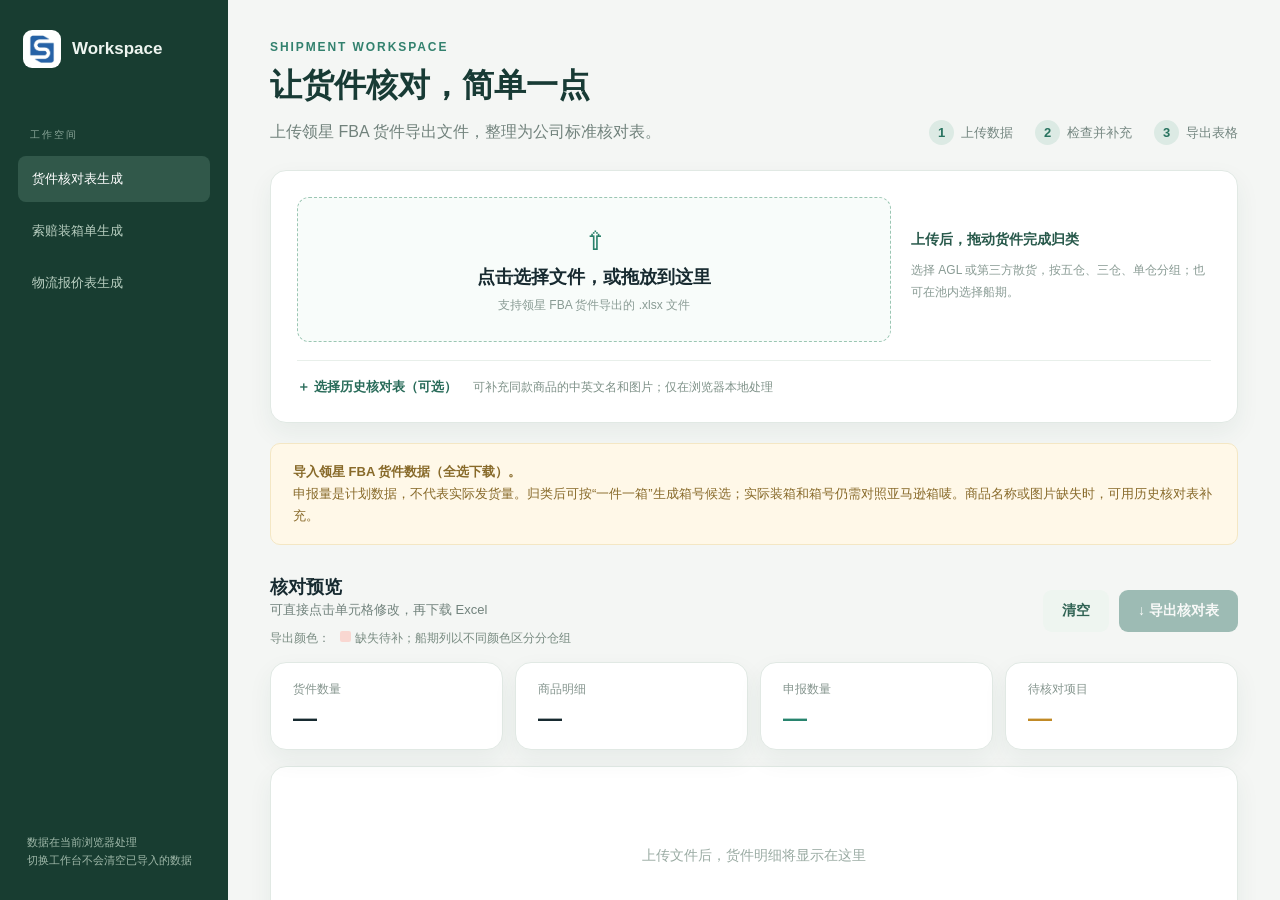
<file: index.html>
<!doctype html>
<html lang="zh-CN"><head><meta charset="utf-8"><meta name="viewport" content="width=device-width,initial-scale=1"><title>Workspace</title><style>
*{box-sizing:border-box}html,body{margin:0;height:100%;font-family:Inter,'Microsoft YaHei',sans-serif;color:#eef5f0}body{display:flex;background:#f6f8f5}.sidebar{width:228px;flex:none;background:#183d31;display:flex;flex-direction:column;padding:30px 18px;gap:0}.brand{display:flex;align-items:center;gap:11px;padding:0 5px}.brand img{width:38px;height:38px;object-fit:cover;border-radius:9px}.brand strong{font-size:17px;display:block}.brand small{font-size:10px;color:#a7c1b1;display:block;margin-top:4px}.label{margin:60px 12px 14px;color:#8aa699;font-size:10px;letter-spacing:2px}.nav{display:grid;gap:6px}.nav button{border:0;color:#b9cfc1;background:transparent;border-radius:8px;padding:14px;text-align:left;font:600 13px inherit;cursor:pointer;white-space:nowrap}.nav button:hover,.nav button[aria-selected=true]{background:#31584a;color:white}.nav button{display:flex;align-items:center;gap:10px}.side-note{margin:auto 9px 0;font-size:11px;line-height:1.7;color:#9fb8a9}.stage{flex:1;min-width:0;height:100vh}.stage iframe{border:0;width:100%;height:100%;display:block;background:#f6f8f5}.stage iframe[hidden]{display:none}@media(max-width:700px){body{display:block}.sidebar{width:100%;padding:12px 16px;gap:12px}.brand img{width:32px;height:32px}.brand small,.label,.side-note{display:none}.nav{display:flex;gap:6px}.nav button{flex:1;padding:10px 8px;text-align:center;font-size:12px}.stage{height:calc(100vh - 107px)}}
</style></head><body><aside class="sidebar"><div class="brand"><img src="fba/logo.png" alt="公司标志"><div><strong>Workspace</strong></div></div><div class="label">工作空间</div><nav class="nav" aria-label="选择工作台"><button type="button" data-target="fba" aria-selected="true">货件核对表生成</button><button type="button" data-target="claim" aria-selected="false">索赔装箱单生成</button><button type="button" data-target="quote" aria-selected="false">物流报价表生成</button></nav><div class="side-note">数据在当前浏览器处理<br>切换工作台不会清空已导入的数据</div></aside><main class="stage"><iframe id="fba" title="货件核对表生成" src="fba/index.html"></iframe><iframe id="claim" title="索赔装箱单生成" src="claim/index.html" hidden></iframe><iframe id="quote" title="物流报价表生成" src="quote/index.html" hidden></iframe></main><script>
document.querySelectorAll('[data-target]').forEach(button=>button.addEventListener('click',()=>{const target=button.dataset.target;document.querySelectorAll('[data-target]').forEach(b=>b.setAttribute('aria-selected',String(b===button)));document.querySelectorAll('.stage iframe').forEach(frame=>frame.hidden=frame.id!==target)}));
</script></body></html>
</file>
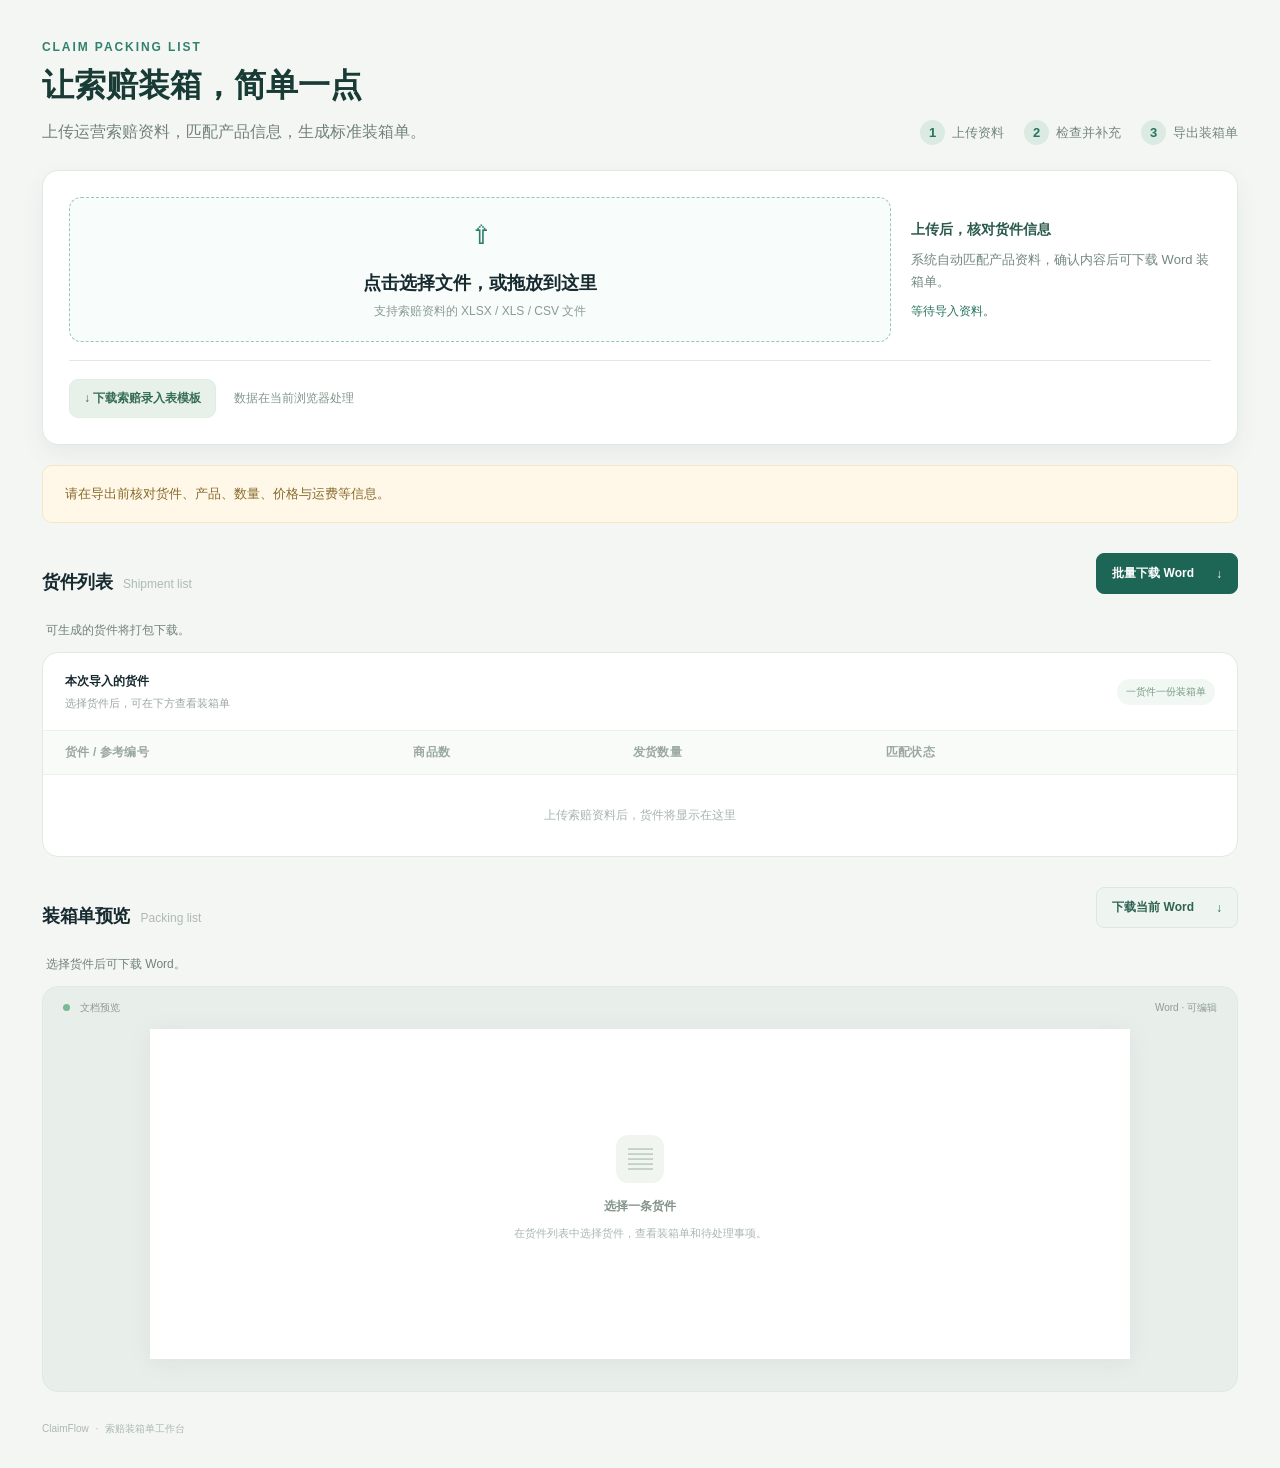
<file: claim/index.html>
<!doctype html>
<html lang="zh-CN">
<head>
  <meta charset="utf-8">
  <meta name="viewport" content="width=device-width, initial-scale=1">
  <meta name="description" content="导入索赔资料并生成货件装箱单">
  <title>ClaimFlow · 索赔装箱单工作台</title>
  <link rel="preconnect" href="https://fonts.googleapis.com">
  <link rel="preconnect" href="https://fonts.gstatic.com" crossorigin>
  <link href="https://fonts.googleapis.com/css2?family=DM+Sans:wght@400;500;600;700&family=Noto+Sans+SC:wght@400;500;600;700&display=swap" rel="stylesheet">
  <link rel="stylesheet" href="style.css">
  <link rel="stylesheet" href="work-unified.css">
<style>.sidebar{display:none!important}.main{width:100%}</style></head>
<body>
<div class="app-shell">
  <aside class="sidebar">
    <a href="#" class="brand"><span class="brand-mark">▥</span><span><strong>ClaimFlow</strong><small>索赔装箱单工作台</small></span></a>
    <div class="nav-label">工作空间</div>
    <nav aria-label="主导航">
      <button class="nav-link active" data-view="workspace"><span>▦</span> 装箱单生成</button>
    </nav>
  </aside>
  <main class="main">
    <header class="topbar"><div><span class="crumb">工作空间</span><span class="slash">/</span><span>装箱单生成</span></div><span class="privacy"><i></i> 数据保存在当前浏览器</span></header>
    <div class="content" id="workspaceSection">
      <section class="work-hero"><div><div class="eyebrow">CLAIM PACKING LIST</div><h1>让索赔装箱，简单一点</h1><p>上传运营索赔资料，匹配产品信息，生成标准装箱单。</p></div><div class="work-steps" aria-label="工作流程"><span><b>1</b>上传资料</span><span><b>2</b>检查并补充</span><span><b>3</b>导出装箱单</span></div></section>
      <section class="work-upload"><div class="work-upload-row"><label class="upload-card claim-dropzone" id="claimDropzone" for="claimFile"><span class="upload-icon">⇧</span><strong>点击选择文件，或拖放到这里</strong><small>支持索赔资料的 XLSX / XLS / CSV 文件</small><input type="file" id="claimFile" accept=".xlsx,.xls,.csv" aria-label="选择运营索赔资料"></label><div class="work-upload-help"><strong>上传后，核对货件信息</strong><p>系统自动匹配产品资料，确认内容后可下载 Word 装箱单。</p><div id="status" class="status" role="status">等待导入资料。</div></div></div><div class="work-upload-footer"><button id="templateBtn" class="button button-ghost" type="button">↓ 下载索赔录入表模板</button><span>数据在当前浏览器处理</span></div></section>
      <div class="work-note">请在导出前核对货件、产品、数量、价格与运费等信息。</div>
      <div class="section-title list-heading"><div><span class="eyebrow">SHIPMENTS</span><h2>货件列表 <span class="subtle">Shipment list</span></h2></div><button id="exportAllBtn" class="button button-dark">批量下载 Word <span>↓</span></button></div>
      <div id="batchStatus" class="status" role="status" aria-live="polite">可生成的货件将打包下载。</div>
      <section class="panel table-panel"><div class="panel-intro"><div><strong>本次导入的货件</strong><p>选择货件后，可在下方查看装箱单</p></div><span class="hint-pill">一货件一份装箱单</span></div><div class="table-wrap"><table id="shipments"><thead><tr><th>货件 / 参考编号</th><th>商品数</th><th>发货数量</th><th>匹配状态</th><th></th></tr></thead><tbody><tr><td colspan="5" class="empty">尚未导入货件资料</td></tr></tbody></table></div></section>
      <div class="section-title preview-heading"><div><span class="eyebrow">DOCUMENT PREVIEW</span><h2>装箱单预览 <span class="subtle">Packing list</span></h2></div><button id="exportBtn" class="button button-outline">下载当前 Word <span>↓</span></button></div>
      <div id="downloadStatus" class="status" role="status" aria-live="polite">选择货件后可下载 Word。</div>
      <section class="preview-container"><div class="preview-toolbar"><span><i></i> 文档预览</span><span>Word · 可编辑</span></div><div id="preview" class="paper"><div class="preview-empty"><div>▤</div><strong>你的装箱单将显示在这里</strong><p>上传资料后选择一个货件。</p></div></div></section>
      <footer>ClaimFlow <span>·</span> 索赔装箱单工作台</footer>
    </div>
    <div class="content hidden" id="productsSection">
      <h2>基础数据维护</h2><p>数据仅保存在当前浏览器；使用同类导出文件更新对应资料。</p><div class="upload-grid"><label class="upload-card">更新 Listing 对照表<input id="listingUpdate" type="file" accept=".xlsx,.xls"></label><label class="upload-card">更新产品成本及重量<input id="catalogUpdate" type="file" accept=".xlsx,.xls"></label><label class="upload-card">更新地址库<input id="addressUpdate" type="file" accept=".xlsx,.xls"></label></div><p id="maintenanceStatus" role="status"></p><div class="hidden">
      <section class="heading"><div><div class="eyebrow">PRODUCT LIBRARY</div><h1>产品资料 <span>管理</span></h1><p>管理导入的领星产品数据，用于匹配采购单价。</p></div></section>
      <section class="panel product-panel"><div class="panel-intro"><div><strong>已导入的产品</strong><p>重新导入领星数据可更新产品资料</p></div><label for="productFile" class="button button-dark">导入 / 更新产品 <span>↗</span></label></div><div class="table-wrap"><table id="productsTable"><thead><tr><th>账号</th><th>FNSKU</th><th>商品名称</th><th>采购单价</th><th>海关编码</th></tr></thead><tbody><tr><td colspan="5" class="empty">尚未导入产品资料</td></tr></tbody></table></div></section>
      <div class="notice"><strong>关于产品匹配</strong><p>系统依据账号和 FNSKU 匹配产品。导入前请确认表格包含采购单价；不确定的信息会在生成前提示。</p></div>
    </div></div>
  </main>
</div>
<script src="vendor/xlsx.full.min.js"></script>
<script src="vendor/docx.js"></script>
<script src="vendor/jszip.min.js"></script>
<script src="data.js"></script>
<script src="app.js"></script>
</body>
</html>
</file>
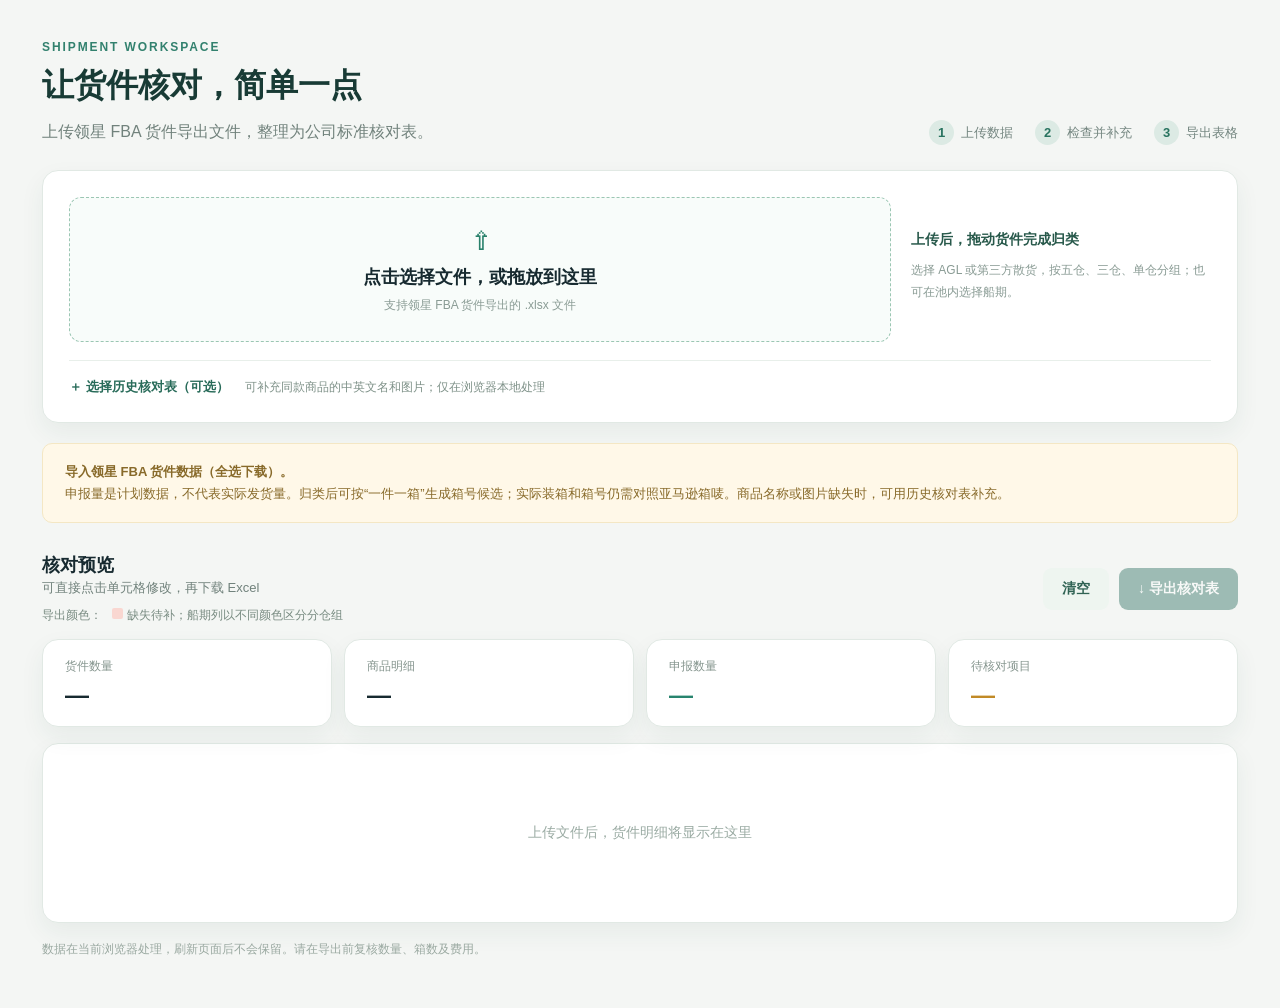
<file: fba/index.html>
<!doctype html><html lang="zh-CN"><head><meta charset="utf-8"><meta name="viewport" content="width=device-width,initial-scale=1"><title>FBA 货件核对台</title><script src="jszip.min.js"></script><style>
:root{font-family:Inter,'Microsoft Yahei',sans-serif;color:#172a30;background:#f4f6f4}*{box-sizing:border-box}body{margin:0}.shell{max-width:1440px;margin:auto;padding:32px 42px}header{display:flex;justify-content:space-between;align-items:center;border-bottom:1px solid #dce4df;padding-bottom:22px}.brand{display:flex;align-items:center;gap:12px;font-weight:700;letter-spacing:.04em}.logo{display:flex;align-items:center;justify-content:center;width:42px;height:48px;overflow:hidden;border-radius:10px;background:white;flex-shrink:0}.logo img{width:100%;height:100%;object-fit:contain;transform:scale(1.35)}.tag{font-size:12px;color:#54716b;background:#e4eeea;border-radius:30px;padding:7px 12px}.hero{display:flex;justify-content:space-between;align-items:end;margin:42px 0 25px}.eyebrow{color:#32816e;font-size:12px;font-weight:700;letter-spacing:.16em}h1{font-size:32px;margin:10px 0;color:#183b35}p{color:#71827c;line-height:1.7;margin:0}.steps{display:flex;gap:22px;font-size:13px;color:#748680}.steps b{display:inline-grid;place-items:center;width:25px;height:25px;border-radius:50%;background:#dceae4;color:#28735f;margin-right:7px}.card{background:white;border:1px solid #e1e9e4;border-radius:16px;box-shadow:0 10px 25px #234c3810}.upload{padding:26px}.row{display:flex;gap:20px;align-items:center}.drop{flex:1;min-height:145px;border:1.5px dashed #9bc6b3;background:#f8fcfa;border-radius:12px;display:flex;align-items:center;justify-content:center;flex-direction:column;cursor:pointer}.icon{font-size:26px;color:#29816b}.drop strong{margin:8px}.small{font-size:12px;color:#899b94}.settings{width:300px}.settings label{display:block;font-size:13px;font-weight:600;margin:0 0 10px}select,button{font:inherit;border-radius:9px}select{border:1px solid #dbe5df;padding:11px;background:white;width:100%;color:#28453d}button{border:0;padding:12px 19px;background:#1d6555;color:white;cursor:pointer;font-weight:650}button:disabled{opacity:.4;cursor:not-allowed}.note{padding:17px 22px;background:#fff8e8;border:1px solid #f4e7c4;border-radius:10px;color:#886a2a;font-size:13px;line-height:1.7;margin:20px 0}.bar{display:flex;justify-content:space-between;align-items:center;margin:30px 0 15px}.bar h2{font-size:18px;margin:0}.bar p{font-size:13px}.stats{display:flex;gap:12px;margin-bottom:16px}.stat{flex:1;padding:17px 22px}.stat span{font-size:12px;color:#85958e}.stat strong{display:block;font-size:24px;margin-top:6px}.green{color:#28846e}.amber{color:#c18a26}.tablebox{overflow:auto;max-height:530px}.tablebox table{border-collapse:collapse;min-width:1700px;width:100%;font-size:12px}th{background:#f5f9f6;color:#698178;position:sticky;top:0;text-align:left;padding:14px 10px;white-space:nowrap}td{border-top:1px solid #edf1ee;padding:10px;min-width:100px;vertical-align:top;color:#334e46}td[contenteditable]{background:#fff}td[contenteditable]:focus{outline:2px solid #8abfab}td:first-child{min-width:190px}td:nth-child(10){min-width:190px}.empty{text-align:center;padding:80px 15px;color:#9aaba3}.footer{padding:18px 0;color:#9aa9a1;font-size:12px}.fileinfo{font-size:13px;color:#26745e;margin-top:8px}.error{color:#b84c43}.controls{display:flex;gap:10px;align-items:center}.secondary{background:#eef5f0;color:#306354}.warning{font-size:12px;color:#a46b10}@media(max-width:800px){.shell{padding:20px}.hero,.row{display:block}.steps{margin-top:20px;flex-wrap:wrap}.settings{width:auto;margin-top:20px}.stats{flex-wrap:wrap}.stat{min-width:130px}.bar{gap:15px;align-items:start;flex-direction:column}}
.product-image{display:block;width:64px;height:64px;object-fit:contain;margin:auto}.missing{color:#a77618;background:#fff9ee}.group-start td{border-top:2px solid #91b6a4}.reference{margin-top:18px;padding-top:17px;border-top:1px solid #e8efea;display:flex;align-items:center;gap:16px;flex-wrap:wrap}.reference-label{font-size:13px;color:#286b59;cursor:pointer;font-weight:700}.reference-info{font-size:12px;color:#7e9188}.detail{font-size:12px;color:#99712f;margin:0 0 14px;line-height:1.6}td{white-space:pre-wrap}.candidate{background:#fff4d6!important;color:#855900!important}
.plan-panel{margin-top:24px;padding:26px}.plan-panel[hidden]{display:none}.plan-head{display:flex;justify-content:space-between;gap:20px;align-items:flex-start}.plan-head h2{font-size:20px;margin:0 0 6px;color:#173d34}.plan-head p{font-size:13px}.compact{padding:9px 13px;font-size:12px}.board-note{margin:16px 0;padding:12px 15px;background:#fbf8ef;border:1px solid #eee5ce;border-radius:9px;font-size:12px;color:#806836;line-height:1.7}.unassigned{border:1px solid #d4e5dd;background:#f6faf8;border-radius:12px;padding:15px;margin-bottom:18px}.unassigned-title{display:flex;gap:9px;align-items:center;color:#1b5041;font-size:14px}.counter{border-radius:20px;background:#dcefe5;color:#237458;padding:3px 9px;font-size:12px}.unassigned-tip{font-size:12px;color:#80948a;margin-top:3px}.unassigned-list{display:grid;grid-template-columns:repeat(auto-fill,minmax(270px,1fr));gap:9px;margin-top:12px;min-height:32px}.pool-grid{display:grid;grid-template-columns:repeat(3,minmax(0,1fr));gap:14px}.pool{min-width:0;border:1px solid #dce8e1;background:#f8faf9;border-radius:12px;overflow:hidden;transition:border-color .15s,background .15s}.pool-header{display:flex;justify-content:space-between;gap:8px;align-items:center;padding:14px 15px;background:#edf5f0;border-bottom:1px solid #dceae1;color:#245d4d;font-size:13px}.pool:nth-child(n+4) .pool-header{background:#edf2f8;color:#345d7b}.pool-header span{font-size:11px;color:#83998e;white-space:nowrap}.pool-body{min-height:100px;padding:10px}.pool-placeholder{display:grid;place-items:center;min-height:80px;border:1px dashed #cbded3;border-radius:9px;color:#95aaa0;font-size:12px}.drag-over{outline:2px solid #4aab86;outline-offset:-2px;background:#e8f6ed!important}.batch{background:white;border:1px solid #e1eae4;border-radius:9px;padding:9px;margin-bottom:8px}.batch-head{display:flex;align-items:center;justify-content:space-between;gap:6px;font-size:12px;font-weight:650;color:#3e6055;margin:1px 1px 9px}.batch-head b{display:inline-block;padding:3px 7px;border-radius:20px;font-weight:600;font-size:10px}.full{background:#e4f3e9;color:#268159}.partial{background:#fdf2db;color:#a67316}.batch-head select{width:auto;padding:5px 20px 5px 7px;font-size:11px;border-radius:6px}.cargo{display:flex;align-items:center;gap:8px;background:#fff;border:1px solid #e1ebe5;border-radius:8px;padding:9px;min-width:0;cursor:grab}.batch .cargo{margin-bottom:6px}.cargo:active{cursor:grabbing}.grip{font-size:19px;color:#a9bbb2;line-height:1}.cargo-main{min-width:0;flex:1}.cargo-main strong,.cargo-main small{display:block;overflow:hidden;text-overflow:ellipsis}.cargo-main strong{font-size:12px;color:#264a3f;white-space:nowrap}.cargo-main small{font-size:11px;color:#84958d;margin-top:3px}.cargo-warning{display:block;font-size:11px;color:#a06c17;line-height:1.4;margin-top:5px}.cargo-move{width:82px;padding:6px 3px;font-size:11px;color:#567268}.none-left{color:#82978d;font-size:12px;align-self:center}.order-toggle{width:100%;padding:8px;background:#f0f6f2;color:#316f59;font-size:11px}.order-editor{border-top:1px solid #e8efea;margin-top:10px;padding-top:10px}.order-editor p{font-size:12px;font-weight:700;color:#315e4e}.order-editor small{color:#81968b;font-size:11px;line-height:1.5}.order-list{margin:8px 0}.order-item{display:flex;align-items:center;gap:6px;padding:6px 0;border-bottom:1px solid #f1f5f2}.rank{display:grid;place-items:center;min-width:21px;height:21px;background:#e6f1e9;color:#2c7459;border-radius:50%;font-size:11px}.order-product{flex:1;min-width:0}.order-product strong,.order-product small{display:block;overflow:hidden;text-overflow:ellipsis;white-space:nowrap;font-size:11px}.order-product strong{color:#345d4f}.move{padding:5px 8px;background:#edf5f0;color:#39725d;font-size:12px}.individual-label{font-size:11px;color:#81958b;margin-top:10px}.individual-links{display:flex;flex-wrap:wrap;gap:5px;margin-top:7px}.subtle{font-size:10px;background:#f0f5f2;color:#517567;padding:6px 8px}.individual{background:#f8faf8;padding:10px;margin-top:8px;border-radius:8px}.individual>strong{font-size:11px;color:#315e4e}.plan-message{font-size:12px;min-height:18px;margin:12px 0 0;color:#a36d1c}
@media(max-width:1000px){.pool-grid{grid-template-columns:repeat(2,minmax(0,1fr))}}@media(max-width:600px){.plan-panel{padding:18px}.plan-head{display:block}.plan-head .tag{display:inline-block;margin-top:10px}.pool-grid{grid-template-columns:1fr}.unassigned-list{grid-template-columns:1fr}}

.agl-fields{display:grid;grid-template-columns:1fr 1fr;gap:6px;margin:0 0 10px;padding:8px;background:#f4f9f6;border-radius:0 0 8px 8px}.agl-fields label{display:block;font-size:10px;color:#638072;min-width:0}.agl-fields input{display:block;margin-top:4px;width:100%;min-width:0;border:1px solid #d6e6dd;border-radius:6px;padding:7px;font:inherit;font-size:11px;color:#254c3e;background:#fff}.agl-fields input:focus{outline:2px solid #8abfab}.agl-conflict{grid-column:1/-1;color:#ab6b16;font-size:10px;line-height:1.5}.batch .cargo-wrap{margin-bottom:8px}.batch .cargo-wrap .cargo{margin-bottom:0}.export-legend{font-size:12px;color:#788b81;margin-top:8px}.legend-missing,.legend-candidate{display:inline-block;width:11px;height:11px;border-radius:2px;margin:0 4px 0 10px;background:#f9d7d1}.legend-candidate{background:#fff1cc}

/* The imported shipment tray joins the uploader and stays available while classifying. */
.upload.has-shipments{border-radius:16px 16px 0 0;border-bottom:0;box-shadow:none}
.upload.has-shipments .drop{border-color:#67b98b;background:#f4fbf6}
.unassigned-tray{position:sticky;top:0;z-index:50;margin-top:-1px;padding:14px 18px 15px;background:#f4fbf6;border:1px solid #cde9d8;border-radius:0 0 15px 15px;box-shadow:0 8px 22px rgba(21,92,57,.14);animation:import-glow 1.3s ease-out}
.unassigned-tray[hidden]{display:none}
.tray-heading{display:flex;align-items:center;justify-content:space-between;gap:10px;flex-wrap:wrap}
.unassigned-title{display:flex;align-items:center;gap:8px;flex-wrap:wrap;font-size:14px;color:#194c3a}
.tray-icon{width:22px;height:22px;display:inline-grid;place-items:center;border-radius:50%;background:#22875c;color:#fff;font-size:13px;font-weight:700}
.counter{padding:3px 9px;background:#d9f1e3;color:#16744c;font-weight:700}
.import-status{display:inline-flex;align-items:center;gap:4px;padding:4px 9px;border-radius:20px;background:#dff4e8;color:#13734b;font-size:11px;font-weight:700}
.import-status.is-error{background:#fff0df;color:#9b4f1f}.import-status.is-error::before{background:#bc6b2e}
.import-status::before{content:'';width:6px;height:6px;border-radius:50%;background:#1d9c61}
.tray-hint{font-size:11px;color:#6f8e7c;line-height:1.5}
.unassigned-list{display:grid;grid-template-columns:repeat(auto-fill,minmax(250px,1fr));gap:8px;margin-top:10px;padding:2px;min-height:32px;max-height:min(24vh,190px);overflow-y:auto;scrollbar-gutter:stable;scrollbar-color:#9fcab0 transparent}
.unassigned-list:focus-visible{outline:2px solid #69ad88;outline-offset:2px}
.unassigned-list .cargo{background:#fff;border-color:#a9d9bb;box-shadow:0 0 0 1px rgba(83,176,119,.12)}
.unassigned-list .cargo:hover{border-color:#54af79;box-shadow:0 2px 9px rgba(30,135,79,.14)}
.unassigned-list .grip{color:#6aac86}
.unassigned-tray.drag-over{background:#e3f7e9!important}
@keyframes import-glow{0%{box-shadow:0 0 0 4px rgba(35,169,92,.28),0 8px 22px rgba(21,92,57,.14)}100%{box-shadow:0 8px 22px rgba(21,92,57,.14)}}
@media(max-width:600px){.unassigned-tray{padding:11px 13px 12px}.unassigned-list{grid-template-columns:1fr;max-height:min(25vh,160px)}.tray-hint{font-size:10px}}
@media(prefers-reduced-motion:reduce){.unassigned-tray{animation:none}}
.tablebox td{text-align:center;vertical-align:middle;border:1px solid #dce6df;min-height:60px}.tablebox th{text-align:center;background:#1f4e78;color:white}.tablebox .preview-spacer{height:12px;background:#f4f6f4}.tablebox .preview-batch-6{background:#dceee4}.tablebox .preview-batch-7{background:#dce9f6}.tablebox .preview-batch-8{background:#e9e1f4}</style><style>body .shell>header{display:none}body .hero{margin-top:8px}</style><style>body{font-family:Inter,"Microsoft YaHei",sans-serif;font-size:14px}.drop strong{font-size:18px}.hero p{font-size:16px}</style></head><body><div class="shell" id="workspace"><header><div class="brand"><span class="logo"><img src="logo.png" alt="公司标志"></span><span>FBA 货件核对台</span></div><span class="tag">运营工作台 · 本地处理</span></header><div class="hero"><div><div class="eyebrow">SHIPMENT WORKSPACE</div><h1>让货件核对，简单一点</h1><p>上传领星 FBA 货件导出文件，整理为公司标准核对表。</p></div><div class="steps"><span><b>1</b>上传数据</span><span><b>2</b>检查并补充</span><span><b>3</b>导出表格</span></div></div><section class="card upload" id="uploadSection"><div class="row"><label class="drop" id="drop"><span class="icon">⇧</span><strong>点击选择文件，或拖放到这里</strong><span class="small">支持领星 FBA 货件导出的 .xlsx 文件</span><input type="file" id="file" accept=".xlsx" hidden></label><div class="settings"><p style="font-size:14px;font-weight:700;color:#28594b">上传后，拖动货件完成归类</p><p class="small" style="margin-top:8px;line-height:1.8">选择 AGL 或第三方散货，按五仓、三仓、单仓分组；也可在池内选择船期。</p><select id="channel" hidden><option value=""></option></select><div id="fileinfo" class="fileinfo"></div></div></div><div class="reference"><label class="reference-label" for="reference">＋ 选择历史核对表（可选）</label><input id="reference" type="file" accept=".xlsx" hidden><span class="reference-info" id="refinfo">可补充同款商品的中英文名和图片；仅在浏览器本地处理</span></div></section><section class="unassigned-tray" id="unassignedTray" data-drop="unassigned" aria-label="待归类货件" hidden><div class="tray-heading"><div class="unassigned-title"><span class="tray-icon" aria-hidden="true">✓</span><strong>待归类货件</strong><span class="counter" id="unassignedCount">0</span><span class="import-status" id="importStatus" role="status" aria-live="polite"></span></div><span class="tray-hint">向下滚动时保持在顶部 · 可滚动查看更多货件</span></div><div class="unassigned-list" id="unassignedList" tabindex="0" aria-label="待归类货件列表"></div></section><div class="note"><strong>导入领星 FBA 货件数据（全选下载）。</strong><br>申报量是计划数据，不代表实际发货量。归类后可按“一件一箱”生成箱号候选；实际装箱和箱号仍需对照亚马逊箱唛。商品名称或图片缺失时，可用历史核对表补充。</div>
<section class="card plan-panel" id="planPanel" hidden>
 <div class="plan-head"><div><h2>货件归类</h2><p>把货件拖到对应池子，凑满后自动成组；未归类的货件会留在上方。</p></div><span class="tag">拖动货件 · 自动分组</span></div>
 <div class="board-note">箱号默认按申报量“一件一箱”生成候选，货件内商品按选定顺序连续编号；已知箱规或箱号冲突会提示核对。</div>
 <div class="pool-grid" id="board"></div><div class="plan-message" id="planMessage" aria-live="polite"></div>
</section><div class="bar"><div><h2>核对预览</h2><p>可直接点击单元格修改，再下载 Excel</p><div class="export-legend">导出颜色：<span class="legend-missing"></span>缺失待补；船期列以不同颜色区分分仓组</div></div><div class="controls"><button class="secondary" id="clear">清空</button><button id="download" disabled>↓ 导出核对表</button></div></div><div class="stats"><div class="card stat"><span>货件数量</span><strong id="shipments">—</strong></div><div class="card stat"><span>商品明细</span><strong id="items">—</strong></div><div class="card stat"><span>申报数量</span><strong class="green" id="units">—</strong></div><div class="card stat"><span>待核对项目</span><strong class="amber" id="issues">—</strong></div></div><div id="details" class="detail" aria-live="polite"></div><div class="card tablebox"><div class="empty" id="empty">上传文件后，货件明细将显示在这里</div><table id="table" hidden><thead><tr id="heads"></tr></thead><tbody id="body"></tbody></table></div><div class="footer">数据在当前浏览器处理，刷新页面后不会保留。请在导出前复核数量、箱数及费用。</div></div><script src="app.js"></script><script src="plan.js"></script></body></html>
</file>
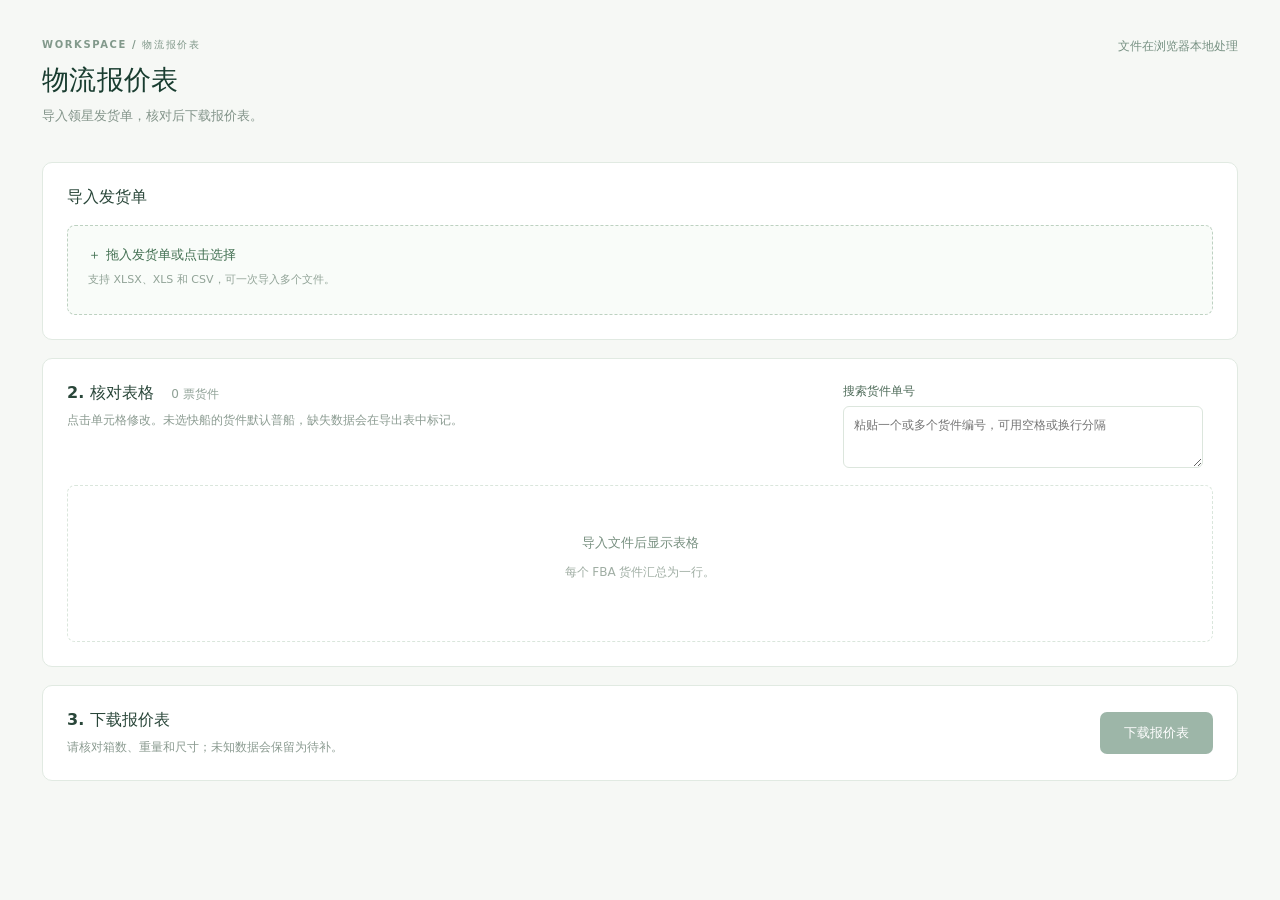
<file: quote/index.html>
<!doctype html><html lang="zh-CN"><head><meta charset="UTF-8"><meta name="viewport" content="width=device-width,initial-scale=1"><meta name="theme-color" content="#f6f8f5"><title>物流报价表 · Workspace</title>  <script type="module" crossorigin src="./assets/index-DrH_bdGH.js"></script>
  <link rel="stylesheet" crossorigin href="./assets/index-CeBzvOOD.css">
</head><body><div id="root"></div></body></html>
</file>
<file: claim/style.css>
:root{--ink:#1e2e2a;--muted:#84938d;--green:#174d3d;--mint:#e1f0e8;--line:#e6ece8;--surface:#fff;--bg:#f6f8f5}*{box-sizing:border-box}body{margin:0;color:var(--ink);background:var(--bg);font-family:'DM Sans','Noto Sans SC',sans-serif;font-size:14px;-webkit-font-smoothing:antialiased}button,input{font:inherit}button{cursor:pointer}.app-shell{display:flex;min-height:100vh}.sidebar{width:228px;flex:0 0 228px;background:#183d31;color:#dce9e0;display:flex;flex-direction:column;padding:31px 18px 20px;min-height:100vh}.brand{display:flex;align-items:center;gap:11px;text-decoration:none;color:white;padding:0 6px}.brand-mark{width:38px;height:38px;border-radius:11px;background:#c4edce;color:#194b39;display:grid;place-items:center;font-size:23px;font-weight:700}.brand strong{display:block;font-size:17px;letter-spacing:-.5px}.brand small{display:block;font-size:10px;color:#9eb9a9;margin-top:4px}.nav-label{font-size:10px;letter-spacing:2px;color:#78998a;margin:60px 12px 14px}.sidebar nav{display:grid;gap:5px}.nav-link{width:100%;border:0;color:#afc3b7;background:transparent;text-align:left;padding:13px 14px;border-radius:8px;font-weight:500}.nav-link span{display:inline-block;width:27px;font-size:17px;vertical-align:-1px}.nav-link:hover,.nav-link.active{color:white;background:#31584a}.sidebar-bottom{margin-top:auto;background:#244d3e;padding:17px;border-radius:12px;color:#e1ebe4}.side-icon{display:grid;place-items:center;background:#b2dbb9;width:29px;height:29px;border-radius:8px;color:#244d3e;font-size:17px;margin-bottom:15px}.sidebar-bottom strong{font-size:12px}.sidebar-bottom p{font-size:11px;color:#a8bfb0;line-height:1.8;margin:7px 0 22px}.version{font-size:9px;letter-spacing:1px;color:#87a795}.main{min-width:0;flex:1}.topbar{height:64px;background:rgba(255,255,255,.75);border-bottom:1px solid var(--line);display:flex;align-items:center;justify-content:space-between;padding:0 5%;font-size:12px;font-weight:600}.crumb{color:#9daaa3}.slash{color:#c2ccc6;margin:0 12px}.privacy{color:#8c9b91;font-weight:400;font-size:11px}.privacy i,.preview-toolbar i{display:inline-block;width:7px;height:7px;border-radius:50%;background:#79b995;margin-right:7px}.content{max-width:1370px;margin:auto;padding:40px 5% 30px}.heading{display:flex;align-items:end;justify-content:space-between;gap:20px;margin-bottom:30px}.eyebrow{font-size:10px;letter-spacing:2px;color:#8ba39a;font-weight:700}.heading h1{font-size:30px;letter-spacing:-1.2px;margin:10px 0 8px}.heading h1 span{font-weight:400;color:#8fa098}.heading p,.section-title p{color:#8a9991;margin:0;font-size:13px}.button{display:inline-flex;justify-content:center;align-items:center;gap:22px;border-radius:8px;padding:11px 15px;font-weight:600;font-size:12px;white-space:nowrap}.button-ghost{color:#356c55;background:#e7f1e9;border:1px solid #e0eee2}.button-dark{background:#1d503d;color:#fff;border:1px solid #1d503d}.button-dark:hover{background:#133d2e}.button-outline{background:white;border:1px solid #dce7df;color:#315b48}.steps{display:flex;align-items:center;background:#fff;border:1px solid var(--line);border-radius:12px;padding:21px 28px;margin-bottom:39px}.step{display:flex;align-items:center;gap:12px;flex:1}.step b{height:32px;width:32px;display:grid;place-items:center;border-radius:50%;font-size:11px;color:#3e7358;background:#e9f3ea}.step strong,.step small{display:block}.step strong{font-size:12px}.step small{font-size:11px;color:#9aa9a0;margin-top:4px}.step-line{height:1px;background:#e8eee9;width:10%;margin-right:5%}.section-title{display:flex;align-items:end;justify-content:space-between;gap:15px;margin-bottom:15px}.section-title h2{font-size:19px;letter-spacing:-.4px;margin:7px 0 0}.upload-grid{display:grid;grid-template-columns:repeat(2,minmax(0,1fr));gap:15px}.upload-card{position:relative;background:#fff;border:1px solid var(--line);border-radius:12px;padding:22px;display:flex;align-items:start;gap:15px;cursor:pointer;min-height:130px;transition:border-color .2s,transform .2s}.upload-card:hover{border-color:#9dc8ac;transform:translateY(-2px)}.upload-card input{position:absolute;width:1px;height:1px;opacity:0;overflow:hidden}.upload-icon{display:grid;place-items:center;width:43px;height:43px;flex:0 0 43px;border-radius:10px;font-size:22px}.mint{color:#498b65;background:#e8f4e9}.peach{color:#b58860;background:#f9efe5}.upload-body strong,.upload-body small{display:block}.upload-body strong{font-size:14px;margin:2px 0 8px}.upload-body small{color:#96a39c;font-size:11px;line-height:1.5}.upload-action{display:block;color:#438264;font-size:11px;font-weight:700;margin-top:16px}.upload-action span{margin-left:7px}.file-type{position:absolute;right:17px;top:19px;color:#a6b5ac;font-size:9px;letter-spacing:.8px;border:1px solid #e5ede7;border-radius:4px;padding:4px 6px}.status{font-size:12px;color:#70867a;padding:13px 4px;min-height:42px}.list-heading{margin-top:24px}.subtle{font-weight:400;font-size:12px;color:#adbab2;margin-left:6px;letter-spacing:0}.panel{background:white;border:1px solid var(--line);border-radius:12px;overflow:hidden}.panel-intro{padding:19px 22px;display:flex;align-items:center;justify-content:space-between;gap:12px}.panel-intro strong{font-size:12px}.panel-intro p{font-size:11px;color:#9ba9a0;margin:6px 0 0}.hint-pill{color:#7a9b88;background:#f1f7f2;font-size:10px;padding:6px 9px;border-radius:20px}.table-wrap{overflow:auto}table{width:100%;border-collapse:collapse;text-align:left}th{font-size:10px;color:#9aa9a0;background:#f9fbf9;font-weight:600;letter-spacing:.2px}th,td{padding:13px 22px;border-top:1px solid #edf1ee}td{font-size:12px}tbody tr:hover{background:#fbfdfb}.empty{text-align:center;color:#a7b5ac;padding:32px}.preview-heading{margin-top:39px}.preview-container{background:#e8eeea;border:1px solid #dfe8e1;border-radius:12px;overflow:hidden;padding-bottom:32px}.preview-toolbar{display:flex;justify-content:space-between;padding:14px 20px;font-size:10px;color:#8d9c92}.paper{margin:auto;width:calc(100% - 64px);min-height:330px;max-width:980px;background:white;box-shadow:0 3px 20px #80978a1f;padding:32px}.preview-empty{height:265px;display:flex;flex-direction:column;justify-content:center;align-items:center;text-align:center;color:#aab8af}.preview-empty div{width:48px;height:48px;display:grid;place-items:center;background:#f0f5f0;border-radius:12px;color:#9db4a5;font-size:25px;margin-bottom:15px}.preview-empty strong{font-size:12px;color:#83948a}.preview-empty p{font-size:11px}.paper table{border-collapse:collapse}.paper table td,.paper table th{border:1px solid #555;padding:7px;color:#222;background:white}.paper h2{text-align:center}footer{padding-top:30px;font-size:10px;color:#abb9af}footer span{margin:0 4px}.hidden{display:none!important}.notice{background:#eef5ef;border:1px solid #e0ece2;color:#63816d;border-radius:10px;padding:17px 20px;margin-top:18px;font-size:12px}.notice p{margin:6px 0 0;line-height:1.7;color:#8ca496}.product-panel{margin-top:34px}@media(max-width:850px){.sidebar{width:65px;flex-basis:65px;padding:22px 10px}.brand{padding:0}.brand span:not(.brand-mark),.nav-label,.nav-link:not(span),.sidebar-bottom{font-size:0}.nav-link{padding:12px;text-align:center}.nav-link span{width:auto;font-size:19px}.sidebar-bottom{display:none}.heading h1{font-size:25px}.steps{padding:18px}.step-line{width:4%;margin-right:3%}.content{padding:30px 4%}.upload-grid{grid-template-columns:1fr}.section-title p{display:none}}@media(max-width:560px){.topbar{padding:0 16px}.privacy{font-size:0}.privacy i{font-size:initial}.heading{align-items:start;flex-direction:column}.steps{gap:8px}.step{gap:5px}.step b{width:27px;height:27px}.step small,.step-line{display:none}.step strong{font-size:10px}.paper{width:calc(100% - 24px);padding:15px;overflow:auto}.section-title{align-items:center}.subtle{display:none}th,td{padding:12px}.button{gap:8px;padding:10px}.file-type{display:none}}

/* The packing-list preview mirrors the original landscape document. */
.preview-top{display:flex;justify-content:space-between;align-items:start;margin-bottom:18px}.preview-top h3{margin:6px 0;font-size:18px}.preview-top p,.preview-note{color:#879990;font-size:11px}.packing-scroll{overflow-x:auto;margin-top:20px}.packing-document{width:850px;color:#111;font-family:Arial,'Noto Sans SC',sans-serif;font-size:11px}.packing-title{text-align:center;border:1px solid #222;border-bottom:0;font-size:12px;font-weight:bold;padding:8px 0}.paper .packing-document table{width:100%;table-layout:fixed;border-collapse:collapse}.paper .packing-document td,.paper .packing-document th{border:1px solid #222;padding:2px 3px;color:#111;background:#fff;font-size:11px;font-weight:normal;line-height:1.2;overflow-wrap:anywhere;vertical-align:middle}.paper .packing-document .center{text-align:center}.paper .packing-top tr:nth-child(3),.paper .packing-top tr:nth-child(4){height:23px}.paper .packing-top .packing-tel{height:36px}.paper .packing-items{margin-top:-1px}.paper .packing-items th{height:30px;text-align:left}.paper .packing-items th:first-child{text-align:center}.paper .packing-items .packing-item{height:70px}.paper .packing-items .packing-item td{text-align:center}.paper .packing-items .packing-item td:nth-child(5){text-align:left}.paper .packing-items .packing-summary{height:16px}.paper .packing-items .packing-origin td{text-align:center}.packing-signatures{display:flex;justify-content:flex-end;gap:120px;padding:20px 20px 4px}.preview-note{margin-top:15px}.paper .notice{margin-bottom:16px}.paper .notice ul{padding-left:20px;margin-bottom:0}.paper .notice li{margin-top:5px}
.packing-photo { display:block; max-width:75px; max-height:75px; width:auto; height:auto; object-fit:contain; margin:auto; }
.claim-upload-grid { grid-template-columns: minmax(0, 1fr); }
.claim-dropzone { min-height: 150px; align-items: center; border: 1px dashed #b8d2c1; }
.claim-dropzone.drag-active { border-color: #36825d; background: #eef8f0; box-shadow: 0 0 0 3px #cce9d5; transform: none; }
.claim-dropzone:focus-within { outline: 3px solid #b2d8bd; outline-offset: 3px; }
</file>
<file: claim/work-unified.css>
:root{--ink:#172a30;--green:#1d6555;--line:#e1e9e4;--bg:#f4f6f4}body{font-family:Inter,'Microsoft YaHei',sans-serif;background:var(--bg);color:var(--ink)}.topbar{display:none}.content{max-width:1440px;margin:auto;padding:32px 42px}.work-hero{display:flex;justify-content:space-between;align-items:end;gap:24px;margin:8px 0 25px}.eyebrow{font-size:12px;font-weight:700;letter-spacing:.16em;color:#32816e}.work-hero h1{font-size:32px;margin:10px 0;color:#183b35}.work-hero p{font-size:16px;line-height:1.7;color:#71827c;margin:0}.work-steps{display:flex;gap:20px;font-size:13px;color:#748680;white-space:nowrap}.work-steps b{display:inline-grid;place-items:center;width:25px;height:25px;margin-right:7px;border-radius:50%;background:#dceae4;color:#28735f}.work-upload{background:#fff;border:1px solid #e1e9e4;border-radius:16px;padding:26px;box-shadow:0 10px 25px #234c3810}.work-upload-row{display:flex;gap:20px;align-items:center}.work-upload .claim-dropzone{position:relative;flex:1;min-height:145px;border:1.5px dashed #9bc6b3;background:#f8fcfa;border-radius:12px;display:flex;align-items:center;justify-content:center;flex-direction:column;padding:18px;gap:8px}.work-upload .claim-dropzone:hover{transform:none;border-color:#6fb390}.upload-icon{display:block;width:auto;height:auto;background:none;color:#29816b;font-size:26px}.claim-dropzone strong{font-size:18px;color:#172a30}.claim-dropzone small{font-size:12px;color:#899b94}.work-upload-help{width:300px;flex:none;font-size:13px;color:#73877e;line-height:1.7}.work-upload-help strong{color:#28594b;font-size:14px}.work-upload-help p{margin:8px 0}.work-upload-help .status{padding:0;min-height:0;color:#26745e}.work-upload-footer{border-top:1px solid #e1e9e4;margin-top:18px;padding-top:18px;display:flex;align-items:center;gap:18px;color:#82988c;font-size:12px}.work-upload-footer .button{padding:10px 14px;border-radius:9px}.work-note{padding:17px 22px;background:#fff8e8;border:1px solid #f4e7c4;border-radius:10px;color:#886a2a;font-size:13px;line-height:1.7;margin:20px 0 30px}.section-title h2{font-size:18px;color:#172a30}.section-title .eyebrow{display:none}.list-heading{margin-top:30px}.panel,.preview-container{border-radius:16px;border:1px solid #e1e9e4}.button-dark{background:#1d6555;border-color:#1d6555}.button-dark:hover{background:#174f43}.button-outline{color:#306354;background:#eef5f0}.preview-heading{margin-top:30px}.status{color:#71827c}.claim-dropzone input{position:absolute;width:1px;height:1px;opacity:0}.paper{color:#172a30}@media(max-width:800px){.content{padding:20px}.work-hero,.work-upload-row{display:block}.work-steps{margin-top:20px;flex-wrap:wrap}.work-upload-help{width:auto;margin-top:18px}.work-upload{padding:20px}.work-hero h1{font-size:26px}}

/* Shared typography with the shipment workspace. */
body{font-family:Inter,"Microsoft YaHei",sans-serif;font-size:14px}.section-title h2{font-size:18px}.work-upload-footer .button{font-size:12px}.table-panel td{font-size:12px}.table-panel th{font-size:12px}
</file>
<file: quote/assets/index-CeBzvOOD.css>
.simple-page{max-width:1500px;margin:auto;padding:38px 42px 42px;color:#273d31}.simple-header{display:flex;justify-content:space-between;align-items:flex-start;margin-bottom:28px}.simple-kicker{font-size:10px;letter-spacing:.16em;color:#82998b;font-weight:700;margin:0 0 10px}.simple-header h1{font-size:27px;margin:0;color:#193d30}.simple-header p:not(.simple-kicker){font-size:13px;color:#83948a;margin:9px 0}.simple-header>span{color:#769082;font-size:12px}.simple-card{border:1px solid #e1eae2;border-radius:10px;background:#fff;padding:24px;margin-bottom:18px}.simple-heading{display:flex;justify-content:space-between;align-items:flex-start;gap:12px;margin-bottom:17px}.simple-heading h2,.simple-export h2{font-size:16px;color:#294639;margin:0}.simple-heading h2 small{font-size:12px;color:#8fa196;font-weight:400;margin-left:12px}.simple-heading p,.simple-export p{color:#8b9b91;font-size:12px;margin:8px 0 0}.simple-uploads{display:grid;grid-template-columns:1fr 1fr;gap:12px}.simple-upload{position:relative;border:1px dashed #bdd1c1;border-radius:8px;background:#f9fcf9;min-height:90px;padding:20px;display:flex;flex-direction:column;gap:8px;cursor:pointer}.simple-upload:hover{background:#f1f8f2;border-color:#79a589}.simple-upload b{font-size:13px;color:#416f51}.simple-upload span{font-size:11px;color:#91a397}.simple-upload input{position:absolute;top:0;right:0;bottom:0;left:0;opacity:0;width:100%;cursor:pointer}.simple-search{border:1px solid #dce6dd;border-radius:6px;padding:9px 10px;font-size:12px;width:190px}.simple-empty{text-align:center;padding:48px 20px;border:1px dashed #dae6dc;border-radius:8px;font-size:13px;color:#789080}.simple-empty p{font-size:12px;color:#a0aea4}.simple-table-scroll{overflow:auto;border:1px solid #e5ece6;border-radius:8px;max-height:520px}.simple-table-scroll table{border-collapse:separate;border-spacing:0;width:100%;font-size:12px}.simple-table-scroll th,.simple-table-scroll td{padding:8px 9px;border-bottom:1px solid #edf1ed;white-space:nowrap;text-align:left;background:#fff}.simple-table-scroll th{position:sticky;top:0;z-index:2;background:#f7faf7;color:#789082;font-size:11px}.simple-table-scroll input{border:1px solid transparent;background:transparent;width:100%;min-width:75px;font-size:12px;color:#294536;padding:5px;border-radius:4px}.simple-table-scroll input:focus{border-color:#8eb49a;outline:none}.simple-warning{background:#fffbef;border:1px solid #ecdfbc;border-radius:6px;padding:10px 13px;font-size:12px;color:#806b3d;margin:12px 0}.simple-warning summary{cursor:pointer}.simple-warning ul{padding-left:18px;line-height:1.7}.simple-export{display:flex;justify-content:space-between;align-items:center;gap:20px;background:#fff;border:1px solid #e1eae2;border-radius:10px;padding:24px}.simple-primary{background:#285e40;color:#fff;border:0;border-radius:7px;padding:12px 24px;font-size:13px;font-weight:600;cursor:pointer}.simple-primary:hover{background:#1d4c33}.simple-primary:disabled{opacity:.45;cursor:not-allowed}@media(max-width:700px){.simple-page{padding:22px 14px}.simple-header,.simple-heading,.simple-export{flex-direction:column;align-items:flex-start}.simple-uploads{grid-template-columns:1fr}.simple-search,.simple-primary{width:100%}}.simple-selection{display:flex;justify-content:space-between;align-items:center;gap:12px;margin:0 0 12px;font-size:12px;color:#718a7a}.simple-selection>div{display:flex;gap:8px}.simple-selection button{background:#f6faf6;border:1px solid #d7e5d9;border-radius:6px;padding:8px 12px;color:#567361;font-size:12px;cursor:pointer}.simple-selection button.simple-express{background:#e8f3e9;color:#275e3c;font-weight:600;border-color:#cfe2d2}.simple-selection button:disabled{opacity:.45;cursor:not-allowed}.simple-table-scroll th:first-child,.simple-select-cell{position:sticky;left:0;z-index:1;min-width:60px}.simple-table-scroll th:first-child{z-index:3}@media(max-width:700px){.simple-selection{align-items:flex-start;flex-direction:column}}.search-box{display:grid;grid-template-columns:minmax(240px,360px) auto;gap:6px 10px;align-items:center}.search-box label{grid-column:1/-1;font-size:12px;font-weight:600;color:#4f6c5a}.search-box textarea.simple-search{width:100%;min-height:62px;resize:vertical;line-height:1.5;font-family:inherit}.search-box button{border:0;background:transparent;color:#4f8061;font-size:12px;cursor:pointer;white-space:nowrap}.search-result{margin:0 0 10px;font-size:12px;color:#72887a}@media(max-width:700px){.search-box{width:100%;grid-template-columns:minmax(0,1fr) auto}}.drag-select-handle{touch-action:none;user-select:none;-webkit-user-select:none;width:30px;height:30px;display:inline-grid;place-items:center;border:0;border-radius:5px;background:transparent;color:#759083;cursor:pointer}.drag-select-handle:hover{background:#e9f3eb}.drag-select-handle:focus-visible{outline:2px solid #498563;outline-offset:2px}.drag-select-handle:before{content:"";display:block;width:15px;height:15px;border:1.5px solid #a1b5a6;border-radius:3px;background:#fff}.drag-select-handle[aria-checked=true]:before{background:#397755;border-color:#397755}.drag-select-handle[aria-checked=true]:after{content:"";position:absolute;width:7px;height:4px;border-left:2px solid #fff;border-bottom:2px solid #fff;transform:translateY(-1px) rotate(-45deg)}.drag-select-handle{position:relative}.drag-selected td{background:#edf7ef!important}.simple-upload.simple-upload-dragging{border-color:#397755;background:#eaf5ec;box-shadow:inset 0 0 0 1px #397755}.simple-upload:focus-within{outline:2px solid #498563;outline-offset:3px}:root{font-family:Inter,Microsoft YaHei,system-ui,sans-serif;color:#243a30;background:#f6f8f5;font-synthesis:none}*{box-sizing:border-box}body{margin:0}button,input,select,textarea{font:inherit}button{cursor:pointer}button:disabled{opacity:.45;cursor:not-allowed}.page{max-width:1600px;margin:auto;padding:36px 42px 26px}.top{display:flex;justify-content:space-between;align-items:flex-start;margin-bottom:30px}.eyebrow{font-size:10px;letter-spacing:.18em;font-weight:700;color:#7b9286;margin:0 0 11px}h1{font-size:27px;letter-spacing:.01em;margin:0 0 9px;color:#193d30}h2{font-size:18px;margin:0;color:#213c30}h3{font-size:16px;margin:4px 0;color:#203d30}h4{font-size:13px;margin:0 0 12px}.subtitle,.section-head p,.export p{color:#829187;font-size:13px;margin:7px 0 0}.privacy{font-size:12px;color:#688176;display:flex;align-items:center;gap:8px;padding-top:8px}.dot{width:7px;height:7px;background:#7fac8c;border-radius:50%}.panel{border:1px solid #e1e9e2;background:#fff;border-radius:12px;padding:24px;box-shadow:0 3px 16px #24402c06}.section-head{display:flex;justify-content:space-between;gap:20px;align-items:flex-start;margin-bottom:20px}.section-head h2,.export h2{display:inline-block}.step{font-size:10px;letter-spacing:.12em;color:#84a18e;font-weight:700;margin-right:12px}.textbutton{border:0;background:transparent;color:#4d8064;font-weight:600;font-size:12px;padding:5px 8px}.textbutton:hover{color:#173f2c}.upload-grid{display:grid;grid-template-columns:repeat(3,1fr);gap:12px}.upload{min-height:112px;border:1px dashed #b8cfc0;border-radius:9px;background:#f9fcf9;display:flex;flex-direction:column;justify-content:center;align-items:flex-start;padding:16px 20px;position:relative;cursor:pointer;transition:.15s}.upload:hover{border-color:#5c9870;background:#f1f8f2}.upload input{position:absolute;top:0;right:0;bottom:0;left:0;width:100%;opacity:0;cursor:pointer}.upload-icon{color:#5d9270;font-size:21px;line-height:1;margin-bottom:8px}.upload strong{font-size:13px}.upload small{color:#94a39a;font-size:11px;margin-top:6px}.upload.secondary{background:#fbfcfb;border-color:#d5e0d7}.files{display:flex;gap:8px;flex-wrap:wrap;margin-top:16px}.file{font-size:11px;color:#557665;background:#edf5ee;border-radius:5px;padding:6px 8px}.file button{border:0;background:transparent;color:#658875;margin-left:8px}.settings,.mapping{border-top:1px solid #e8eee9;margin-top:20px;padding-top:18px}.settings{display:flex;align-items:end;gap:16px}.settings label,.mapping label,.detail-title label{font-size:12px;color:#627d6c;display:grid;gap:6px}.settings input{width:120px}.rules{flex:1}.rules small{color:#9aa79e}.settings textarea{resize:vertical}.settings input,.settings textarea,.mapping select,.detail select,.export input,.toolbar input,.toolbar select{border:1px solid #dce6dd;background:#fff;border-radius:6px;padding:9px 10px;color:#344e40;outline:none}.settings input:focus,.settings textarea:focus,.mapping select:focus,.toolbar input:focus,.toolbar select:focus,.detail select:focus,.export input:focus{border-color:#76a68a}.mapping p{font-size:12px;color:#83958a}.mapping-controls,.mapping-grid{display:grid;grid-template-columns:repeat(2,minmax(0,1fr));gap:12px;margin:14px 0}.mapping-grid{grid-template-columns:repeat(4,minmax(0,1fr))}.mapping select{width:100%;min-width:0}.summary{display:grid;grid-template-columns:repeat(5,1fr);margin:18px 0;gap:1px;background:#e2eae3;border:1px solid #e2eae3;border-radius:10px;overflow:hidden}.summary>div{background:#fff;padding:17px 20px}.summary span{font-size:11px;color:#8a9a90;display:block}.summary strong{display:block;margin-top:8px;font-size:23px;font-weight:600;color:#234c36}.summary i{font-style:normal;color:#c3d0c5;font-weight:400}.notices{margin:0 0 18px;padding:14px 18px;border:1px solid #eadfbe;border-radius:8px;background:#fffcf1;font-size:12px;color:#806d43}.notices summary,.detail summary{cursor:pointer}.notices ul,.detail ul{padding-left:18px;line-height:1.8}.status-legend{display:flex;flex-wrap:wrap;gap:12px;font-size:11px;color:#819286}.toolbar{display:flex;gap:8px;align-items:center;margin-bottom:16px;flex-wrap:wrap}.toolbar .search{width:210px}.toolbar input,.toolbar select{font-size:12px}.check{display:flex;align-items:center;gap:6px;font-size:12px;color:#6e8376;white-space:nowrap}.check input{accent-color:#397655}.bulk{display:flex;margin-left:auto}.bulk input{border-radius:6px 0 0 6px;width:125px}.bulk button{font-size:11px;border:1px solid #dce6dd;border-left:0;border-radius:0 6px 6px 0;background:#f5f9f5;color:#557463;padding:0 10px}.empty{border:1px dashed #d9e6db;border-radius:8px;text-align:center;padding:45px 20px;color:#789080}.empty-icon{font-size:28px;color:#a0baa7;margin-bottom:10px}.empty strong{font-size:13px}.empty p{font-size:12px;color:#a0aea4}.table-wrap{overflow:auto;max-height:510px;border:1px solid #e5ece6;border-radius:8px}table{border-collapse:separate;border-spacing:0;width:100%;font-size:12px}th,td{padding:9px 10px;text-align:left;border-bottom:1px solid #edf1ed;white-space:nowrap;background:#fff}th{position:sticky;top:0;z-index:2;background:#f7faf7;color:#789082;font-size:11px;font-weight:600}td input{border:1px solid transparent;background:transparent;width:100%;min-width:75px;font-size:12px;color:#294536;padding:5px;border-radius:4px}td input:focus{border-color:#8eb49a;outline:none;background:#fff}tr.selected td{background:#f6faf6}tr.excluded{opacity:.45}.sticky{position:sticky;left:0;z-index:1;min-width:86px}th.sticky{z-index:3}.badge{display:inline-block;border-radius:4px;padding:4px 6px;font-size:10px}.ok{background:#e8f4eb;color:#548363}.estimate{background:#fff4d9;color:#9d7831}.missing{background:#fff1e5;color:#b36b37}.review{background:#faeae9;color:#a25450}.detail{margin-top:20px;border-top:1px solid #e8eee9;padding-top:19px}.detail-title{display:flex;justify-content:space-between;align-items:center;gap:12px}.detail-title select{min-width:130px}.detail-grid{display:grid;grid-template-columns:1fr 1fr;gap:28px;margin-top:18px}.detail-grid>div{background:#f8faf8;border-radius:8px;padding:16px}.detail h4 span{color:#a7b9aa;margin-left:4px}.issues{list-style:none;padding:0!important;margin:0}.issues li{display:flex;justify-content:space-between;gap:8px;align-items:center;border-top:1px solid #e8eee8;padding:8px 0;font-size:12px;color:#6a746a}.issues button{flex:none;border:0;color:#548067;background:transparent;font-size:11px}.muted,.hint,.detail details{font-size:11px;color:#87978b;line-height:1.7}.detail details+details{margin-top:10px}.export{margin-top:18px;display:flex;justify-content:space-between;gap:24px;align-items:center}.export-options{display:flex;gap:15px;margin-top:16px;align-items:center}.export-options input:not([type=checkbox]){font-size:12px;width:220px}.export-actions{display:flex;gap:10px;flex-shrink:0}.button{border:1px solid transparent;border-radius:7px;padding:11px 17px;font-size:12px;font-weight:600;transition:.15s}.button:hover{transform:translateY(-1px)}.button:active{transform:translateY(0)}.primary{background:#285e40;color:#fff}.primary:hover{background:#1d4c33}.secondary-button{background:#f7faf7;border-color:#dce8dd;color:#406e50}.alert{padding:12px 16px;background:#fff1eb;color:#a64d33;border:1px solid #f0d5c9;border-radius:8px;margin:16px 0;font-size:12px}footer{font-size:11px;color:#a3b1a6;padding:22px 2px}@media(max-width:900px){.page{padding:24px 20px}.upload-grid{grid-template-columns:1fr}.upload{min-height:85px}.summary{grid-template-columns:repeat(3,1fr)}.mapping-grid{grid-template-columns:repeat(2,minmax(0,1fr))}.export,.settings{align-items:flex-start;flex-direction:column}.export-actions{width:100%}.detail-grid{grid-template-columns:1fr}.bulk{margin-left:0}}@media(max-width:540px){.page{padding:22px 14px}.top,.section-head{flex-direction:column}.privacy{padding:0}.panel{padding:18px}.summary{grid-template-columns:repeat(2,1fr)}.mapping-controls,.mapping-grid{grid-template-columns:1fr}.export-options{align-items:flex-start;flex-direction:column}.export-actions{flex-direction:column}.button{width:100%}}.detail-title input{border:1px solid #dce6dd;background:#fff;border-radius:6px;padding:9px 10px;color:#344e40;outline:none;min-width:130px}.detail-title input:focus{border-color:#76a68a}.trace-label{display:flex;align-items:center;gap:8px;font-size:11px;color:#84978a}.trace-label select{min-width:130px}
</file>
